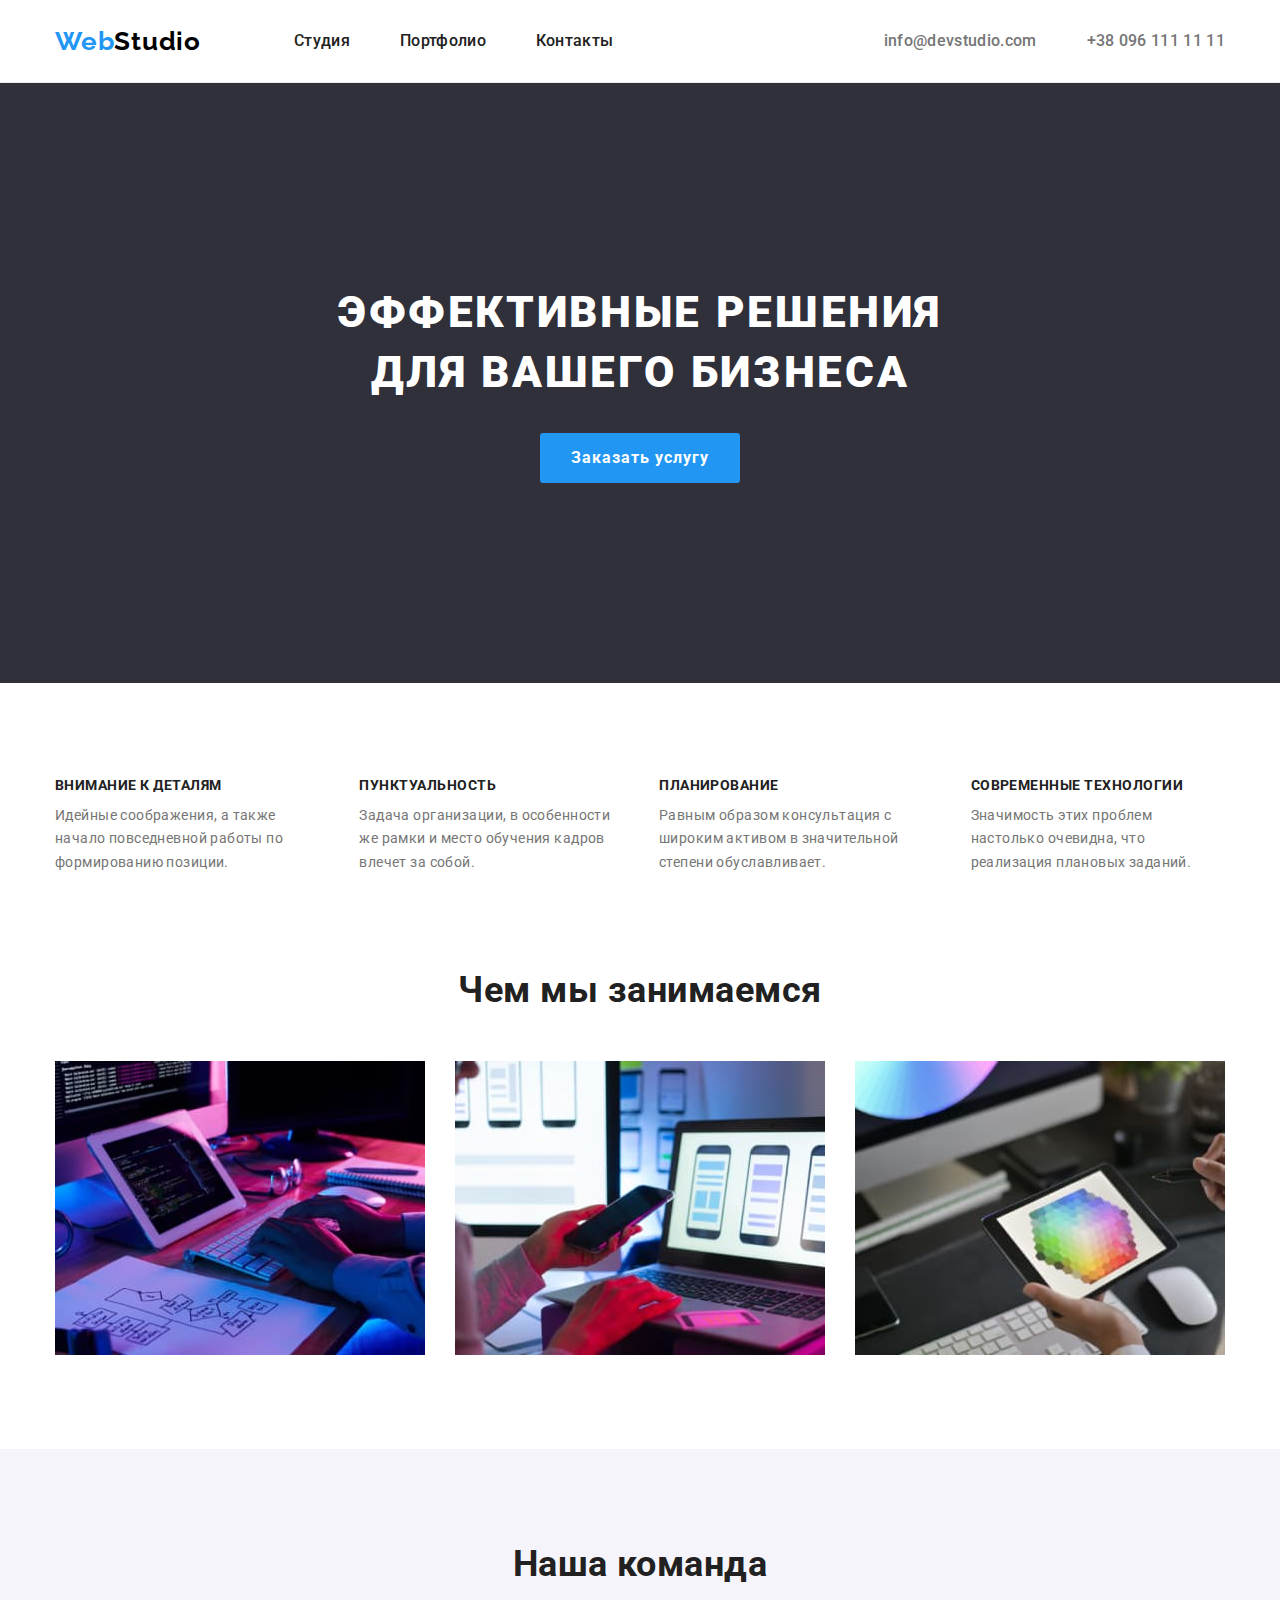
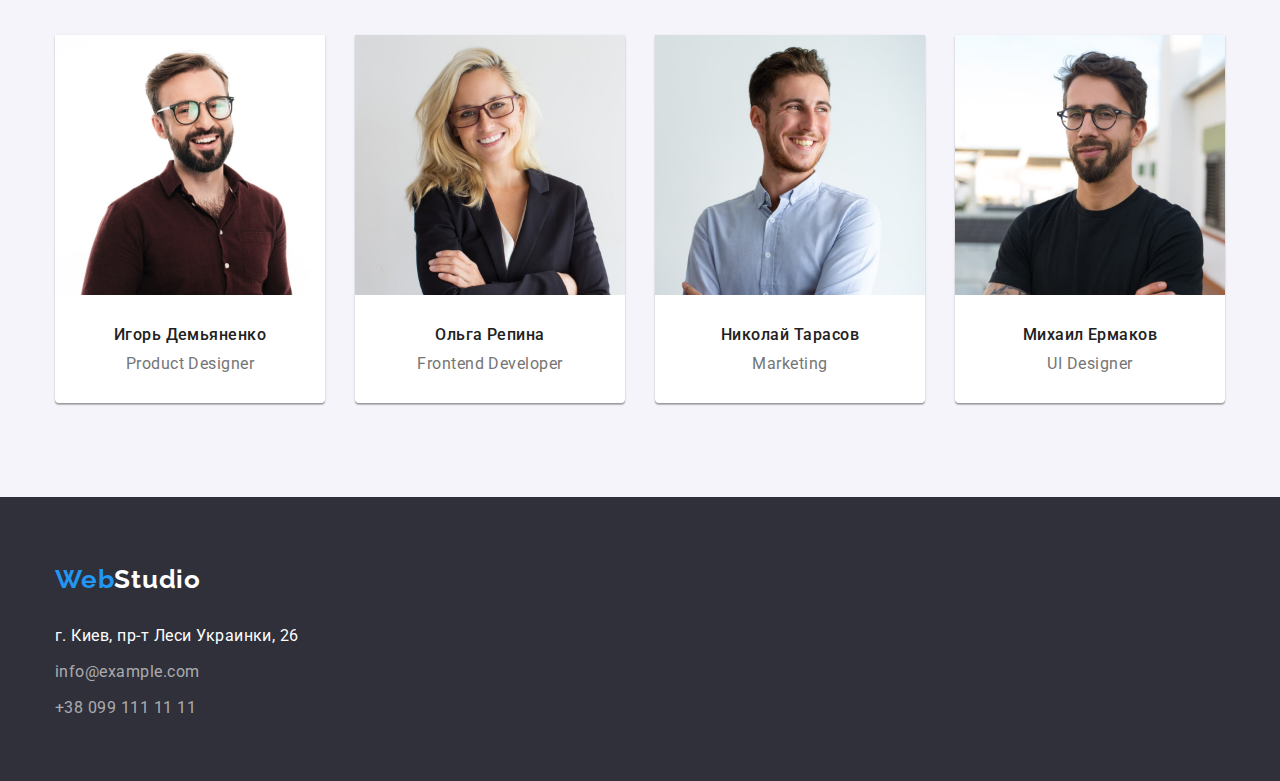
<file: index.html>
<!DOCTYPE html>
<html lang="ru">

<head>
    <meta charset="UTF-8">
    <meta http-equiv="X-UA-Compatible" content="IE=edge">
    <meta name="viewport" content="width=device-width, initial-scale=1.0">
    <title>Document</title>
    <link rel="preconnect" href="https://fonts.googleapis.com">
    <link rel="preconnect" href="https://fonts.gstatic.com" crossorigin>
    <link href="https://fonts.googleapis.com/css2?family=Raleway:wght@700&family=Roboto:wght@400;500;700;900&display=swap" rel="stylesheet">
    <link rel="stylesheet" href="https://cdnjs.cloudflare.com/ajax/libs/modern-normalize/1.0.0/modern-normalize.min.css">
    <link rel="stylesheet" href="./css/style.css">
</head>
<body>
    <!-- header -->
    <header class="header">
        <div class="container header-container">
            <a class="logo" href="./index.html"> Web<span class="header-logo-accent">Studio</span></a>
            <!-- navigation -->
            <nav class="header-nav">
                <ul class="header-list-menu">
                    <li class="header-list">
                        <a class="header-link" href="./index.html">Студия</a>
                    </li>
                    <li class="header-list">
                        <a class="header-link" href="./portfolio.html">Портфолио</a>
                    </li>
                    <li class="header-list">
                        <a class="header-link" href="">Контакты</a>
                    </li>
                </ul>
            </nav>
            <!-- contacts -->
            <ul class="header-list-contact">
                <li class="header-list">
                    <a class="contacts" href="mailto:info@devstudio.com">info@devstudio.com</a>
                </li>
                <li class="header-list">
                    <a class="contacts" href="tel:+380961111111"> +38 096 111 11 11</a>
                </li>
            </ul>
        </div>
    </header>
    <!-- main_content -->
    <main>
        <!-- hero_section -->
        <section class="hero">
            <div class="container">
                <h1 class="hero-title ">Эффективные решения для вашего бизнеса</h1>
                <button class="hero-button" type="button">Заказать услугу</button>
            </div>
        </section>
        <!-- our_features -->
        <section class="section">
            <div class="container">
                <h2 class="visually-hidden">Наши особенности</h2>
                <ul class="features-list">
                    <li class="feature-item">
                        <h3 class="features-title2">Внимание к деталям</h3>
                        <p class="features-text">Идейные соображения, а также начало повседневной работы по формированию позиции.</p>
                    </li>
                    <li class="feature-item">
                        <h3 class="features-title2">Пунктуальность</h3>
                        <p class="features-text">Задача организации, в особенности же рамки и место обучения кадров влечет за собой.</p>
                    </li>
                    <li class="feature-item">
                        <h3 class="features-title2">Планирование</h3>
                        <p class="features-text">Равным образом консультация с широким активом в значительной степени обуславливает.</p>
                    </li>
                    <li class="feature-item">
                        <h3 class="features-title2">Современные технологии</h3>
                        <p class="features-text">Значимость этих проблем настолько очевидна, что реализация плановых заданий.</p>
                    </li>
                </ul>
            </div>
        </section>
        <!-- our_actions -->
        <section class="section actions">
            <div class="container">
                <h2 class="actions-title">Чем мы занимаемся</h2>
                <ul class="actions-list">
                    <li class="action-item"><img class="img" src="./img/img.jpg" alt="Планшет" width="370"></li>
                    <li class="action-item"><img class="img" src="./img/img-2.jpg" alt="Ноутбук" width="370"></li>
                    <li class="action-item"><img class="img" src="./img/img-3.jpg" alt="Планшет" width="370"></li>
                </ul>
            </div>
        </section>
        <!-- our_team -->
        <section class="section team">
            <div class="container">
                <h2 class="team-title"> Наша команда</h2>
                <ul class="team-list">
                    <li class="items">
                        <img class="members-photo" src="./img2/photo1.jpg" alt="Игорь Демьяненко" width="270">
                        <div class="name-text">
                            <h3 class="member-name">Игорь Демьяненко</h3>
                            <p class="team-text">Product Designer</p>
                        </div>
                                           </li>
                    <li class="items">
                        <img class="members-photo" src="./img2/photo2.jpg" alt="Ольга Репина" width="270">
                        <div class="name-text">
                            <h3 class="member-name">Ольга Репина</h3>
                            <p class="team-text">Frontend Developer</p>
                        </div>                        
                    </li>
                    <li class="items">
                        <img class="members-photo" src="./img2/photo3.jpg" alt="Николай Тарасов" width="270">
                        <div class="name-text">
                            <h3 class="member-name">Николай Тарасов</h3>
                            <p class="team-text">Marketing</p>
                        </div>
                    </li>
                    <li class="items">
                        <img class="members-photo" src="./img2/photo4.jpg" alt="Михаил Ермаков" width="270">
                        <div class="name-text">
                            <h3 class="member-name">Михаил Ермаков</h3>
                            <p class="team-text">UI Designer</p>
                        </div>
                    </li>
                </ul>
            </div>
        </section>
    </main>
    <!-- footer -->
    <footer class="footer">
       <div class="container footer">
            <a class="logo" href="./index.html"> Web<span class="footer-logo-accent">Studio</span></a>
            <address class="footer-contacts">
                <ul >
                    <li class="address-list"><a class="footer-adress" href="https://goo.gl/maps/ktapFahStS3y24yC7">г. Киев, пр-т Леси Украинки, 26</a>
                    <li class="address-list"><a class="footer-mail" href="mailto:info@example.com">info@example.com</a></li>
                    <li class="address-list"><a class="footer-phone" href="tel:+380991111111"> +38 099 111 11 11</a></li>
                </ul>
            </address>
       </div>
    </footer>
</body>

</html>
</file>
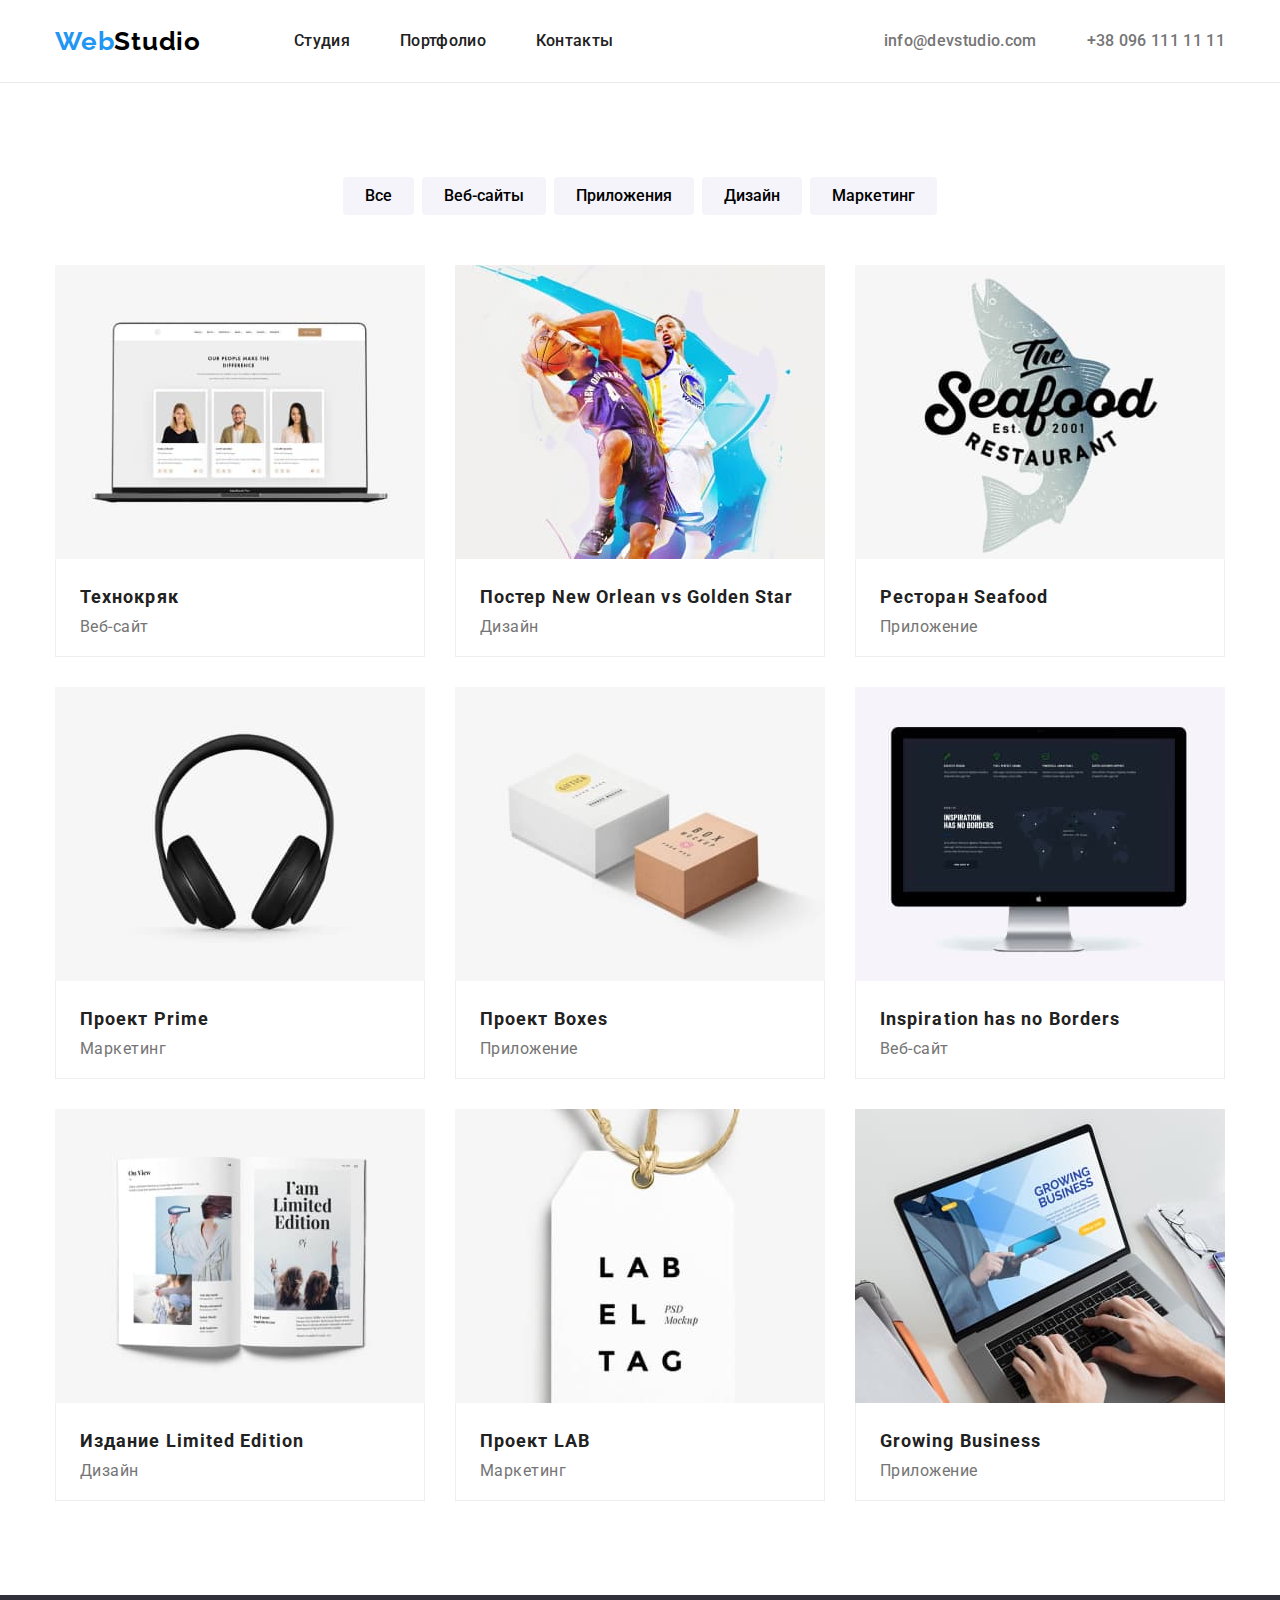
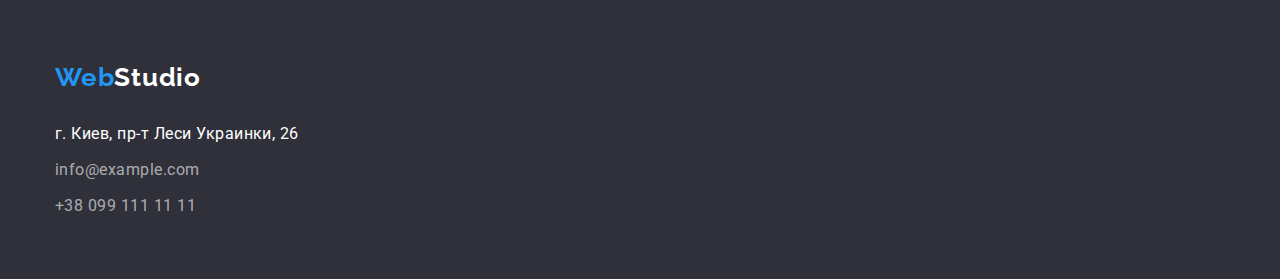
<file: portfolio.html>
<!DOCTYPE html>
<html lang="ru">

<head>
    <meta charset="UTF-8">
    <meta http-equiv="X-UA-Compatible" content="IE=edge">
    <meta name="viewport" content="width=device-width, initial-scale=1.0">
    <title>Document</title>
    <link rel="preconnect" href="https://fonts.googleapis.com">
    <link rel="preconnect" href="https://fonts.gstatic.com" crossorigin>
    <link href="https://fonts.googleapis.com/css2?family=Raleway:wght@700&family=Roboto:wght@400;500;700;900&display=swap" rel="stylesheet">
    <link rel="stylesheet" href="https://cdnjs.cloudflare.com/ajax/libs/modern-normalize/1.0.0/modern-normalize.min.css">
    <link rel="stylesheet" href="./css/style.css">
</head>
<body>
<!-- header -->
<header class="header">
    <div class="container header-container">
        <a class="logo" href="./index.html"> Web<span class="header-logo-accent">Studio</span></a>
        <!-- navigation -->
        <nav class="header-nav">
            <ul class="header-list-menu">
                <li class="header-list">
                    <a class="header-link" href="./index.html">Студия</a>
                </li>
                <li class="header-list">
                    <a class="header-link" href="./portfolio.html">Портфолио</a>
                </li>
                <li class="header-list">
                    <a class="header-link" href="">Контакты</a>
                </li>
            </ul>
        </nav>
        <!-- contacts -->
        <ul class="header-list-contact">
            <li class="header-list">
                <a class="contacts" href="mailto:info@devstudio.com">info@devstudio.com</a>
            </li>
            <li class="header-list">
                <a class="contacts" href="tel:+380961111111"> +38 096 111 11 11</a>
            </li>
        </ul>
    </div>
</header>
    <!-- our progects -->
    <main>
        <section class="section projects">
            <div class="container">
                <h1 class="projects-hiddentitle">Наши проекты</h1>
                <ul class="projects-list-buttons">
                    <li class="item"><button class="project-button" type="button">Вce</button></li>
                    <li class="item"><button class="project-button" type="button">Веб-сайты</button></li>
                    <li class="item"><button class="project-button" type="button">Приложения</button></li>
                    <li class="item"><button class="project-button" type="button">Дизайн</button></li>
                    <li class="item"><button class="project-button" type="button">Маркетинг</button></li>
                </ul>
                <ul class="projects-list-pictures">
                    <li class="picture-def">
                        <img class="img" src="./img3/img.jpg" alt="Ноутбук" width="370">
                        <div class="title2-text">
                            <h2 class="project-titel2">Технокряк</h2>
                            <p class="project-text">Веб-сайт</p>
                        </div>
                        </li>
                    <li class="picture-def">
                        <img class="img" src="./img3/img-2.jpg" alt="Баскетбол" width="370">
                        <div class="title2-text">
                            <h2 class="project-titel2">Постер New Orlean vs Golden Star</h2>
                            <p class="project-text">Дизайн</p>
                        </div>
                        </li>
                    <li class="picture-def">
                        <img class="img" src="./img3/img-3.jpg" alt="Рыба" width="370">
                        <div class="title2-text">
                            <h2 class="project-titel2">Ресторан Seafood</h2>
                            <p class="project-text">Приложение</p>
                        </div>
                        </li>
                    <li class="picture-def">
                        <img class="img" src="./img3/img-4.jpg" alt="Наушники" width="370">
                        <div class="title2-text">
                            <h2 class="project-titel2">Проект Prime</h2>
                            <p class="project-text">Маркетинг</p>
                        </div>
                        </li>
                    <li class="picture-def">
                        <img class="img" src="./img3/img-5.jpg" alt="Короба" width="370">
                        <div class="title2-text">
                            <h2 class="project-titel2">Проект Boxes</h2>
                            <p class="project-text">Приложение</p>
                        </div>
                        </li>
                    <li class="picture-def">
                        <img class="img" src="./img3/img-6.jpg" alt="Монитор" width="370">
                        <div class="title2-text">
                            <h2 class="project-titel2">Inspiration has no Borders</h2>
                            <p class="project-text">Веб-сайт</p>
                        </div>
                        </li>
                    <li class="picture-def">
                        <img class="img" src="./img3/img-7.jpg" alt="Журнал" width="370">
                        <div class="title2-text">
                            <h2 class="project-titel2">Издание Limited Edition</h2>
                            <p class="project-text">Дизайн</p>
                        </div>
                        </li>
                    <li class="picture-def">
                        <img class="img" src="./img3/img-8.jpg" alt="Ярлык" width="370">
                        <div class="title2-text">
                            <h2 class="project-titel2">Проект LAB</h2>
                            <p class="project-text">Маркетинг</p>
                        </div>
                        </li>
                    <li class="picture-def">
                        <img class="img" src="./img3/img-9.jpg" alt="Ноутбук" width="370">
                        <div class="title2-text">
                            <h2 class="project-titel2">Growing Business</h2>
                            <p class="project-text">Приложение</p>
                        </div>
                        </li>
                </ul>
            </div>
        </section>
    </main>
    <!-- footer -->
    <footer class="footer">
        <div class="container footer">
            <a class="logo" href="./index.html"> Web<span class="footer-logo-accent">Studio</span></a>
            <address class="footer-contacts">
                <ul>
                    <li class="address-list"><a class="footer-adress" href="https://goo.gl/maps/ktapFahStS3y24yC7">г. Киев,
                            пр-т Леси Украинки, 26</a>
                    <li class="address-list"><a class="footer-mail" href="mailto:info@example.com">info@example.com</a></li>
                    <li class="address-list"><a class="footer-phone" href="tel:+380991111111"> +38 099 111 11 11</a></li>
                </ul>
            </address>
        </div>
    </footer>
</body>

</html>
</file>
<file: css/style.css>
/* utilities */
*,
*::before,
*::after {
  box-sizing: border-box;
}

:root {
  --color-logo: #2196f3;
  --color-gray: #757575;
  --color-black: #212121;
  --color-white: #ffffff;
  --color-white-background: #ffffff;
}

ul,
h1,
h2,
h3,
h4,
p {
  margin: 0;
  padding: 0;
  list-style: none;
}

/* body */
body {
  font-family: roboto, sans-serif;
  background-color: var(--color-white-background);
  line-height: 1.2;
  /* font-weight: 400; */
  letter-spacing: 0.03em;
  /* font-style: normal; */
  color: var(--color-black);
  list-style: none;
  margin: 0;
}

img {
  display: block;
  max-width: 100%;
  height: auto;
}

.container {
  width: 1200px;
  margin-left: auto;
  margin-right: auto;
  padding-left: 15px;
  padding-right: 15px;
}
.section {
  padding-bottom: 94px;
  padding-top: 94px;
}

/* header */

.header {
  border-bottom: 1px solid #ececec;
}

.header-container {
  display: flex;
  align-items: center;
}
/* logo */

.header .logo {
  margin-right: 93px;
  padding: 0;
}

.logo {
  font-size: 26px;
  font-family: 'Raleway', sans-serif;
  font-weight: 700;
  letter-spacing: 0.03em;
  text-decoration: none;
  color: var(--color-logo);
}

.header-logo-accent {
  color: #000000;
}
/* navigation */
.header-list-menu,
.header-list-contact {
  padding: 0;
  display: flex;
}
.header-list-menu .header-list + .header-list,
.header-list-contact .header-list + .header-list {
  margin-left: 50px;
}

.header-list-contact {
  margin-left: auto;
}

.header-link,
.contacts {
  padding: 32px 0;
  display: block;
  text-decoration: none;
  font-weight: 500;
  color: inherit;
  letter-spacing: 0.02em;
  line-height: 1.14;
}

.contacts {
  color: var(--color-gray);
}

.header-link:hover,
.header-link:focus,
.contacts:hover,
.contacts:focus,
.footer-phone:hover,
.footer-phone:focus,
.footer-adress:hover,
.footer-adress:focus,
.footer-mail:hover,
.footer-mail:focus {
  color: var(--color-logo);
}

/* hero */

.hero {
  background: rgba(47, 48, 58, 1);
  text-align: center;
  padding-top: 200px;
  padding-bottom: 200px;
}
.hero-title {
  width: 696px;
  margin-bottom: 30px;
  margin-right: auto;
  margin-left: auto;

  color: var(--color-white);
  font-weight: 900;
  font-size: 44px;
  line-height: 1.36;
  letter-spacing: 0.06em;
  text-transform: uppercase;
}
.hero-button {
  box-sizing: border-box;
  border-radius: 3px;
  border: none;
  width: 200px;
  height: 50px;
  background-color: var(--color-logo);
  color: var(--color-white);
  font-weight: 700;
  font-size: 16px;
  line-height: 1.88;
  letter-spacing: 0.06em;
  cursor: pointer;
  align-items: center;
  text-align: center;
  font-family: inherit;
}
/* our_features */

.features-list {
  display: flex;
}

.features-list .feature-item + .feature-item {
  margin-left: 30px;
}

.visually-hidden {
  position: absolute;
  width: 1px;
  height: 1px;
  margin: -1px;
  border: 0;
  padding: 0;
  white-space: nowrap;
  clip-path: inset(100%);
  clip: rect(0 0 0 0);
  overflow: hidden;
}

.features-title2 {
  margin-bottom: 10px;

  text-transform: uppercase;
  font-size: 14px;
}
.features-text {
  color: var(--color-gray);
  line-height: 1.7;
  font-weight: 400;
  font-size: 14px;
  letter-spacing: 0.03em;
}
/* Actions */

/* текст шапок */
.actions-title,
.team-title,
.projects-title {
  font-size: 36px;
  line-height: 1.17;
  text-align: center;
}

.actions {
  padding-top: 0;
}

.actions-title {
  margin-bottom: 50px;
  /* display: block; */
}
.actions-list {
  display: flex;
  justify-content: center;
}

.actions-list .action-item + .action-item {
  margin-left: 30px;
}

/* our_team */
.team {
  background-color: #f5f4fa;
}

.team-list {
  display: flex;
  justify-content: center;
}

.team-list .items {
  background-color: var(--color-white-background);

  border-radius: 0px 0px 4px 4px;
  box-shadow: 0px 1px 3px rgba(0, 0, 0, 0.12), 0px 1px 1px rgba(0, 0, 0, 0.14),
    0px 2px 1px rgba(0, 0, 0, 0.2);
}

.team-title {
  margin-bottom: 50px;
}

.team-list .items + .items {
  margin-left: 30px;
}

.member-name {
  text-align: center;
  margin-bottom: 10px;

  font-weight: 500;
  font-size: 16px;
  line-height: 1.19;
}
.team-text {
  text-align: center;

  font-size: 16px;
  line-height: 1.19;
  letter-spacing: 0.03em;
  color: var(--color-gray);
}

.name-text {
  padding-top: 30px;
  padding-bottom: 30px;
}

/* footer */

.footer {
  background-color: #2f303a;
}

.footer .container {
  padding-top: 60px;
  padding-bottom: 60px;

  line-height: 1.7;
  font-style: normal;
}

.footer .logo {
  display: inline-block;
  margin-bottom: 20px;
}

.footer-logo-accent {
  color: var(--color-white);
}
.footer-adress {
  text-decoration: none;
  color: var(--color-white);
  font-style: normal;
}
.footer-mail,
.footer-phone {
  color: rgba(255, 255, 255, 0.6);
  text-decoration: none;
  font-style: normal;
}

.address-list:not(:last-child) {
  margin-bottom: 9px;
}

/* our_projects */

.projects-hiddentitle {
  display: none;
  margin: 0;
}
.projects-list-buttons {
  display: flex;
  justify-content: center;
  margin-bottom: 50px;
}
.projects-list-buttons .item + .item {
  margin-left: 8px;
}
.project-button {
  padding: 6px 22px;
  text-align: center;
  cursor: pointer;

  background-color: #f5f4fa;
  font-weight: 500;
  font-size: 16px;
  line-height: 1.6;
  font-family: inherit;
  border-radius: 4px;
  border: none;
}
.project-button:hover,
.project-button:focus {
  color: var(--color-white);
  background-color: var(--color-logo);
}

/* project pictures */

.picture-def {
  margin-right: 30px;
  margin-bottom: 30px;
}

.picture-def:nth-child(3n) {
  margin-right: 0px;
}
.picture-def:nth-child(n + 7) {
  margin-bottom: 0px;
}

.projects-list-pictures {
  display: flex;
  flex-wrap: wrap;
}

.team-list .img {
  margin-bottom: 20px;
  display: block;
}

.title2-text {
  padding: 20px 24px;
  border-left: 1px solid #eeeeee;
  border-right: 1px solid #eeeeee;
  border-bottom: 1px solid #eeeeee;
}
.project-titel2 {
  margin-bottom: 2px;
  font-weight: 700;
  font-size: 18px;
  line-height: 2;
  letter-spacing: 0.06em;
  text-align: left;
}

.project-text {
  font-size: 16px;
  line-height: 1, 88;
  letter-spacing: 0.03em;
  color: var(--color-gray);
}
</file>
